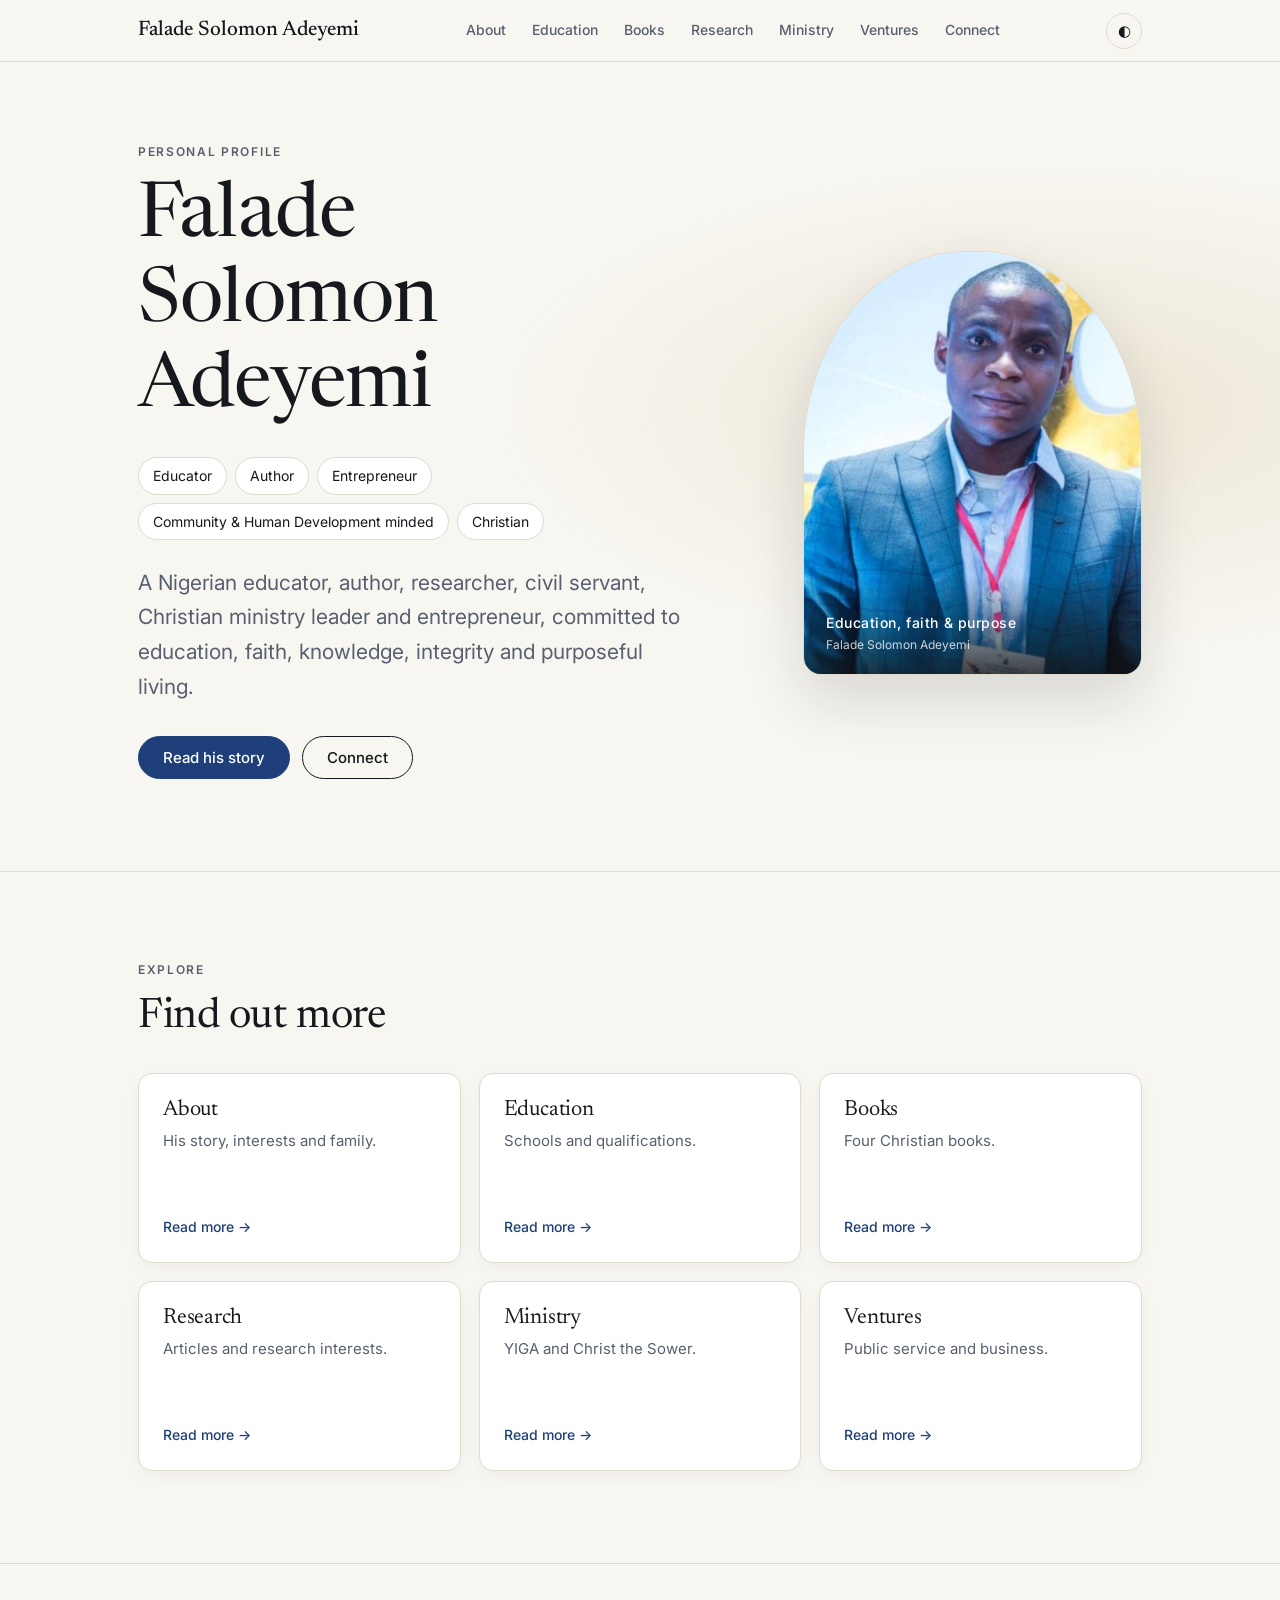
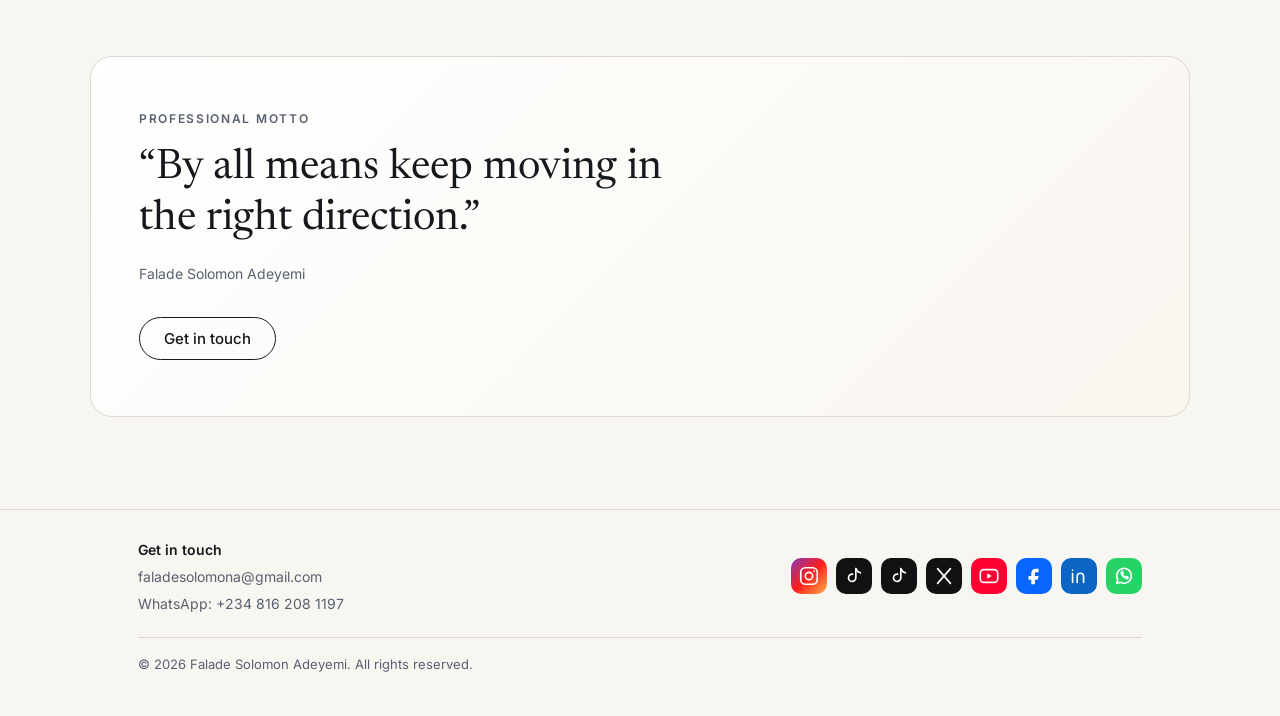
<file: falade-website/index.html>
<!DOCTYPE html>
<html lang="en">
<head>
<meta charset="UTF-8">
<meta name="viewport" content="width=device-width, initial-scale=1, viewport-fit=cover">
<title>Falade Solomon Adeyemi | Educator, Author &amp; Entrepreneur</title>
<meta name="description" content="Falade Solomon Adeyemi is a Nigerian educator, author, researcher, civil servant, Christian ministry leader and entrepreneur.">
<meta property="og:title" content="Falade Solomon Adeyemi | Educator, Author &amp; Entrepreneur">
<meta property="og:description" content="Falade Solomon Adeyemi is a Nigerian educator, author, researcher, civil servant, Christian ministry leader and entrepreneur.">
<script type="application/ld+json">{"@context":"https://schema.org","@type":"Person","name":"Falade Solomon Adeyemi","jobTitle":"Educator, Author and Entrepreneur","email":"faladesolomona@gmail.com","telephone":"+2348162081197","nationality":"Nigerian","alumniOf":["Government College, Ibadan","The Polytechnic, Ibadan","Tai Solarin Federal University of Education"],"sameAs":["https://www.instagram.com/f.a_solomon","https://www.tiktok.com/@f.asolomon_cts","https://x.com/Solomon201","https://wa.me/2348162081197"]}</script>
<link rel="preconnect" href="https://fonts.googleapis.com">
<link rel="preconnect" href="https://fonts.gstatic.com" crossorigin>
<link href="https://fonts.googleapis.com/css2?family=Inter:wght@400;500;600&family=Newsreader:ital,opsz,wght@0,6..72,400;0,6..72,500;1,6..72,400&display=swap" rel="stylesheet">
<link rel="stylesheet" href="css/styles.css">
<script>document.documentElement.classList.add('js');try{var t=localStorage.getItem('theme');if(t)document.documentElement.setAttribute('data-theme',t)}catch(e){}</script>
</head>
<body data-page="index">
<a class="skip" href="#main">Skip to content</a>
<div id="site-header"></div>
<main id="main">
<section class="hero home-hero" id="top">
  <div class="wrap hero-grid">
    <div>
      <p class="eyebrow reveal">Personal profile</p>
      <h1 class="reveal">Falade Solomon Adeyemi</h1>
      <ul class="roles reveal" aria-label="Roles">
        <li>Educator</li><li>Author</li><li>Entrepreneur</li><li>Community &amp; Human Development minded</li><li>Christian</li>
      </ul>
      <p class="lede reveal">A Nigerian educator, author, researcher, civil servant, Christian ministry leader and entrepreneur, committed to education, faith, knowledge, integrity and purposeful living.</p>
      <div class="cta reveal"><a class="btn primary" href="pages/about.html">Read his story</a><a class="btn" href="pages/connect.html">Connect</a></div>
    </div>
    <figure class="portrait reveal">
      <img src="project.jpeg" alt="Falade Solomon Adeyemi" fetchpriority="high">
      <figcaption><span>Education, faith &amp; purpose</span><small>Falade Solomon Adeyemi</small></figcaption>
    </figure>
  </div>
</section>
<section aria-labelledby="explore-h"><div class="wrap">
  <p class="eyebrow">Explore</p>
  <h2 id="explore-h" class="reveal">Find out more</h2>
  <div class="grid c3 reveal home-cards">
    <a class="card" href="pages/about.html"><h3>About</h3><p class="muted">His story, interests and family.</p><span class="go">Read more &rarr;</span></a>
    <a class="card" href="pages/education.html"><h3>Education</h3><p class="muted">Schools and qualifications.</p><span class="go">Read more &rarr;</span></a>
    <a class="card" href="pages/books.html"><h3>Books</h3><p class="muted">Four Christian books.</p><span class="go">Read more &rarr;</span></a>
    <a class="card" href="pages/research.html"><h3>Research</h3><p class="muted">Articles and research interests.</p><span class="go">Read more &rarr;</span></a>
    <a class="card" href="pages/ministry.html"><h3>Ministry</h3><p class="muted">YIGA and Christ the Sower.</p><span class="go">Read more &rarr;</span></a>
    <a class="card" href="pages/ventures.html"><h3>Ventures</h3><p class="muted">Public service and business.</p><span class="go">Read more &rarr;</span></a>
  </div>
</div></section>
<section class="home-motto" aria-label="Professional motto"><div class="wrap reveal">
  <p class="eyebrow">Professional motto</p>
  <blockquote><p>“By all means keep moving in the right direction.”</p><footer>Falade Solomon Adeyemi</footer></blockquote>
  <div class="cta"><a class="btn" href="pages/connect.html">Get in touch</a></div>
</div></section>
</main>
<div id="site-footer"></div>
<script src="js/site.js"></script>
</body>
</html>
</file>
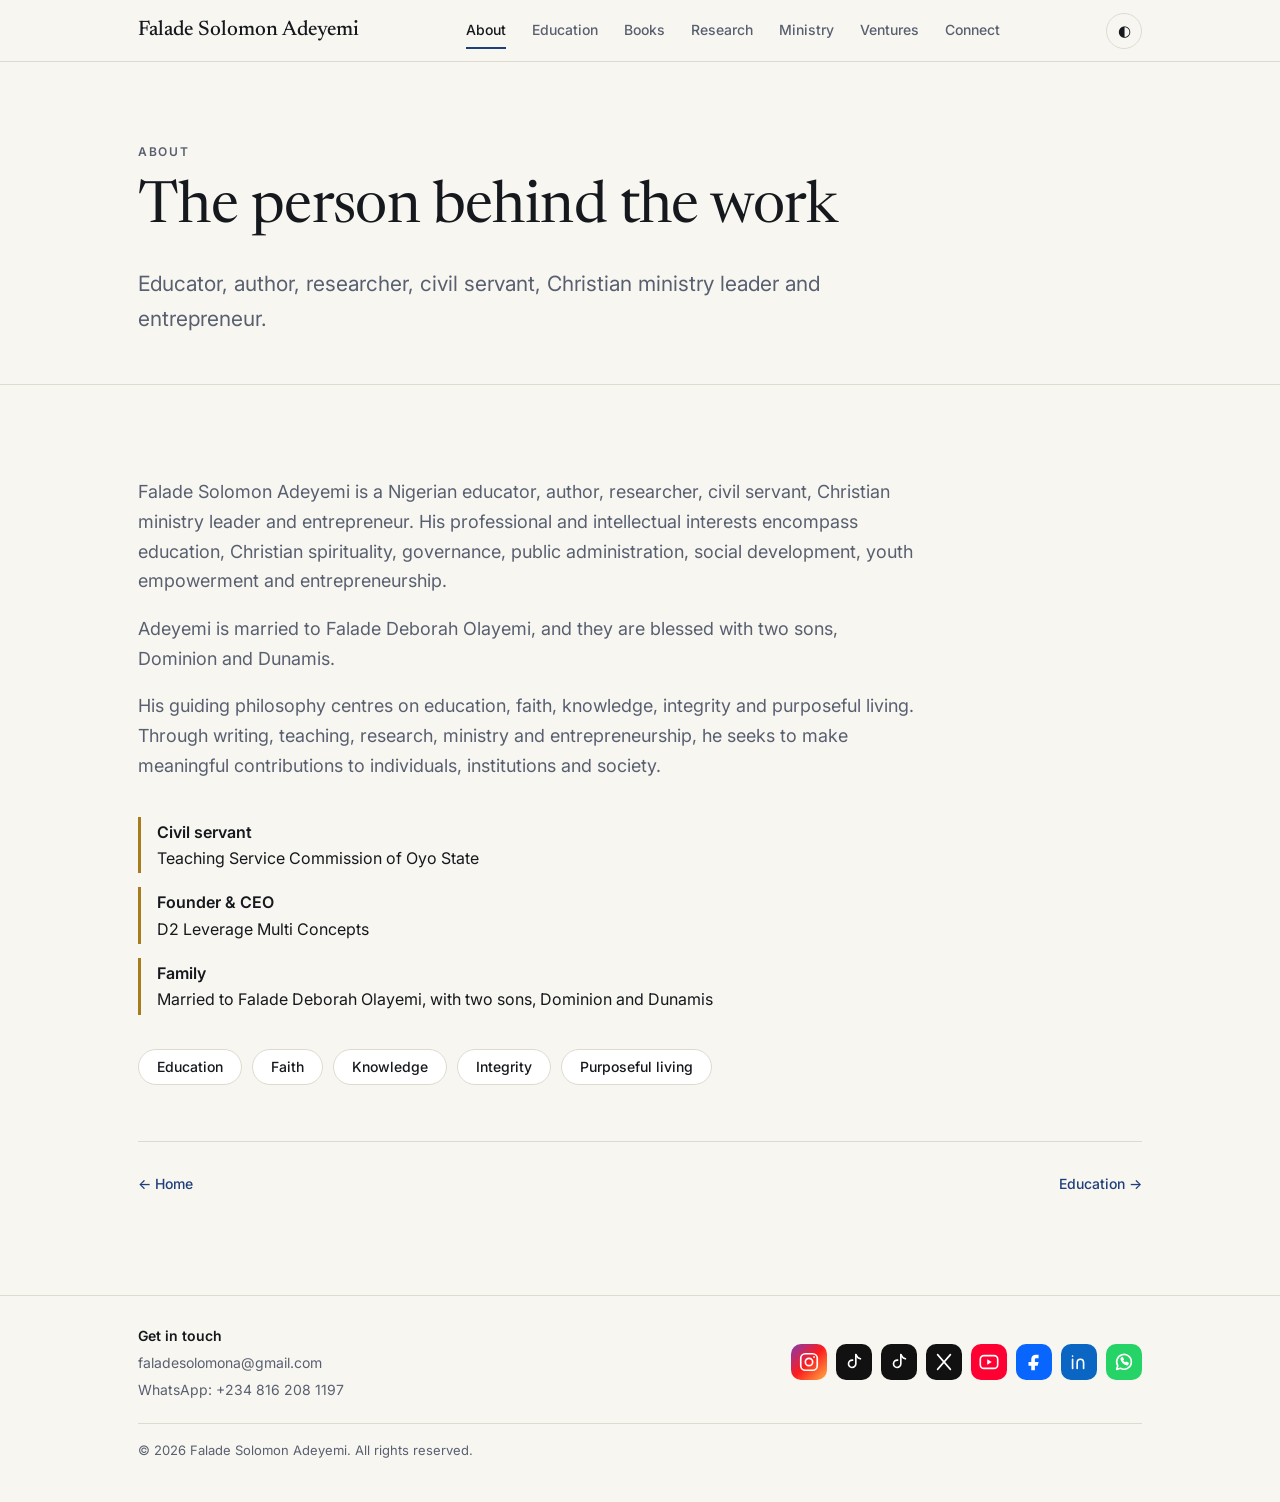
<file: falade-website/pages/about.html>
<!DOCTYPE html>
<html lang="en">
<head>
<meta charset="UTF-8">
<meta name="viewport" content="width=device-width, initial-scale=1, viewport-fit=cover">
<title>About | Falade Solomon Adeyemi</title>
<meta name="description" content="The story, interests and guiding philosophy of Falade Solomon Adeyemi.">
<meta property="og:title" content="About | Falade Solomon Adeyemi">
<meta property="og:description" content="The story, interests and guiding philosophy of Falade Solomon Adeyemi.">
<link rel="preconnect" href="https://fonts.googleapis.com">
<link rel="preconnect" href="https://fonts.gstatic.com" crossorigin>
<link href="https://fonts.googleapis.com/css2?family=Inter:wght@400;500;600&family=Newsreader:ital,opsz,wght@0,6..72,400;0,6..72,500;1,6..72,400&display=swap" rel="stylesheet">
<link rel="stylesheet" href="../css/styles.css">
<script>document.documentElement.classList.add('js');try{var t=localStorage.getItem('theme');if(t)document.documentElement.setAttribute('data-theme',t)}catch(e){}</script>
</head>
<body data-page="about">
<a class="skip" href="#main">Skip to content</a>
<div id="site-header"></div>
<main id="main">
<section class="hero pagehead"><div class="wrap">
  <p class="eyebrow reveal">About</p>
  <h1 class="reveal">The person behind the work</h1>
  <p class="lede reveal">Educator, author, researcher, civil servant, Christian ministry leader and entrepreneur.</p>
</div></section>
<section><div class="wrap">
<div class="prose narrow reveal">
  <p>Falade Solomon Adeyemi is a Nigerian educator, author, researcher, civil servant, Christian ministry leader and entrepreneur. His professional and intellectual interests encompass education, Christian spirituality, governance, public administration, social development, youth empowerment and entrepreneurship.</p>
  <p>Adeyemi is married to Falade Deborah Olayemi, and they are blessed with two sons, Dominion and Dunamis.</p>
  <p>His guiding philosophy centres on education, faith, knowledge, integrity and purposeful living. Through writing, teaching, research, ministry and entrepreneurship, he seeks to make meaningful contributions to individuals, institutions and society.</p>
</div>
<ul class="facts reveal" style="margin-top:36px">
  <li><b>Civil servant</b>Teaching Service Commission of Oyo State</li>
  <li><b>Founder &amp; CEO</b>D2 Leverage Multi Concepts</li>
  <li><b>Family</b>Married to Falade Deborah Olayemi, with two sons, Dominion and Dunamis</li>
</ul>
<ul class="philosophy reveal" aria-label="Guiding philosophy"><li>Education</li><li>Faith</li><li>Knowledge</li><li>Integrity</li><li>Purposeful living</li></ul>
<nav class="pager reveal" aria-label="More pages"><a href="../index.html">&larr; Home</a><a href="education.html">Education &rarr;</a></nav>
</div></section>
</main>
<div id="site-footer"></div>
<script src="../js/site.js"></script>
</body>
</html>
</file>
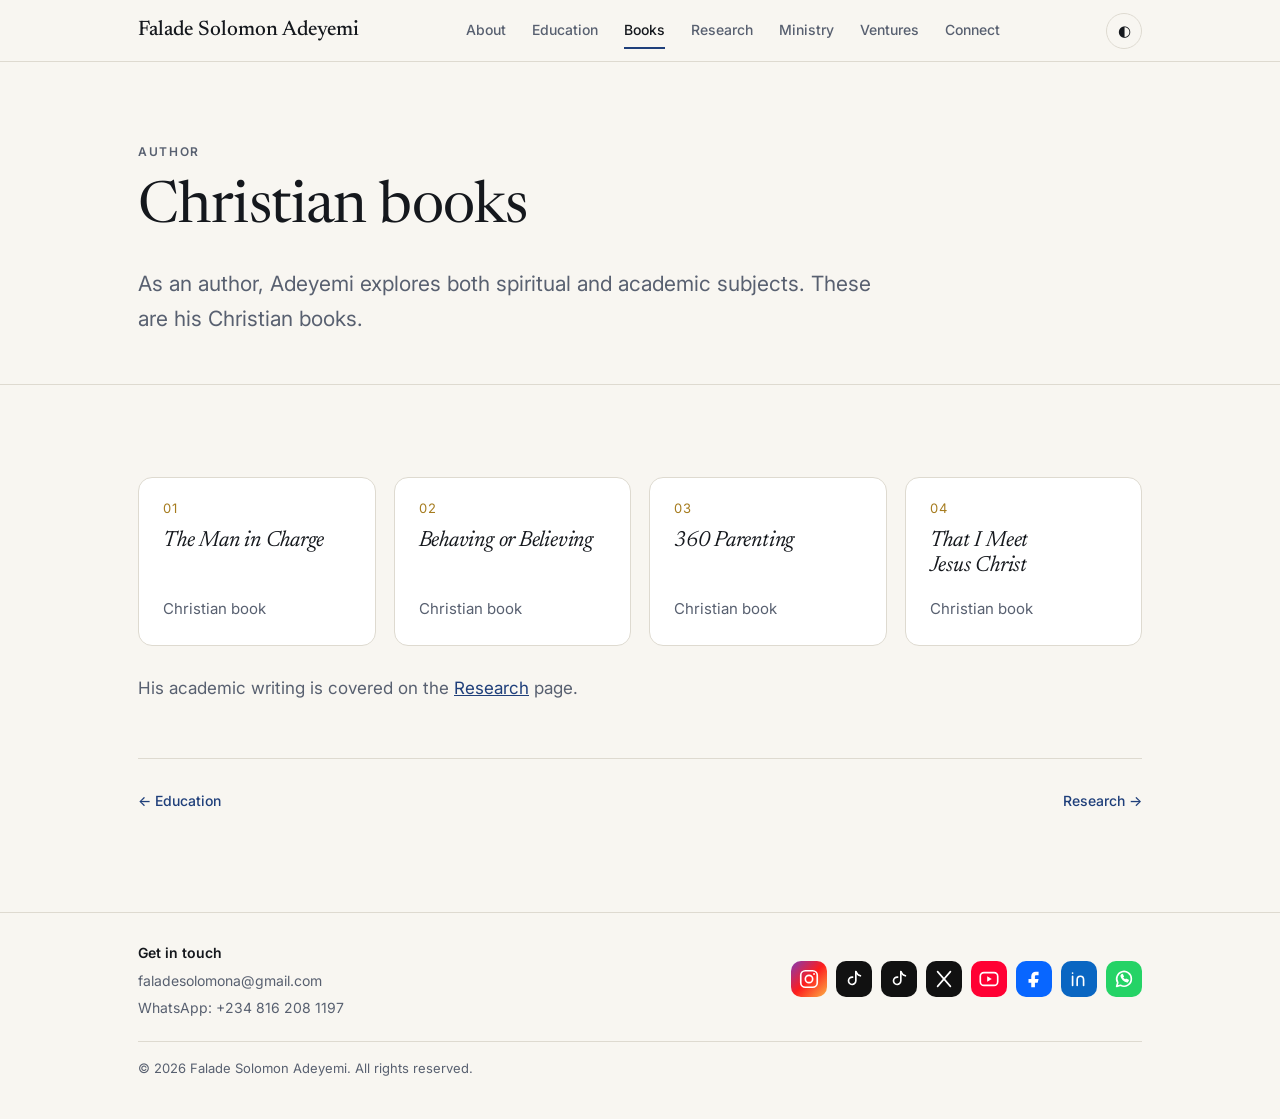
<file: falade-website/pages/books.html>
<!DOCTYPE html>
<html lang="en">
<head>
<meta charset="UTF-8">
<meta name="viewport" content="width=device-width, initial-scale=1, viewport-fit=cover">
<title>Books | Falade Solomon Adeyemi</title>
<meta name="description" content="Christian books by Falade Solomon Adeyemi: The Man in Charge, Behaving or Believing, 360 Parenting and That I Meet Jesus Christ.">
<meta property="og:title" content="Books | Falade Solomon Adeyemi">
<meta property="og:description" content="Christian books by Falade Solomon Adeyemi: The Man in Charge, Behaving or Believing, 360 Parenting and That I Meet Jesus Christ.">
<link rel="preconnect" href="https://fonts.googleapis.com">
<link rel="preconnect" href="https://fonts.gstatic.com" crossorigin>
<link href="https://fonts.googleapis.com/css2?family=Inter:wght@400;500;600&family=Newsreader:ital,opsz,wght@0,6..72,400;0,6..72,500;1,6..72,400&display=swap" rel="stylesheet">
<link rel="stylesheet" href="../css/styles.css">
<script>document.documentElement.classList.add('js');try{var t=localStorage.getItem('theme');if(t)document.documentElement.setAttribute('data-theme',t)}catch(e){}</script>
</head>
<body data-page="books">
<a class="skip" href="#main">Skip to content</a>
<div id="site-header"></div>
<main id="main">
<section class="hero pagehead"><div class="wrap">
  <p class="eyebrow reveal">Author</p>
  <h1 class="reveal">Christian books</h1>
  <p class="lede reveal">As an author, Adeyemi explores both spiritual and academic subjects. These are his Christian books.</p>
</div></section>
<section><div class="wrap">
<div class="grid c4 reveal">
  <article class="card book"><span class="n">01</span><h3>The Man in Charge</h3><p>Christian book</p></article>
  <article class="card book"><span class="n">02</span><h3>Behaving or Believing</h3><p>Christian book</p></article>
  <article class="card book"><span class="n">03</span><h3>360 Parenting</h3><p>Christian book</p></article>
  <article class="card book"><span class="n">04</span><h3>That I Meet Jesus Christ</h3><p>Christian book</p></article>
</div>
<p class="muted reveal" style="margin-top:28px">His academic writing is covered on the <a href="research.html" style="color:var(--accent)">Research</a> page.</p>
<nav class="pager reveal" aria-label="More pages"><a href="education.html">&larr; Education</a><a href="research.html">Research &rarr;</a></nav>
</div></section>
</main>
<div id="site-footer"></div>
<script src="../js/site.js"></script>
</body>
</html>
</file>
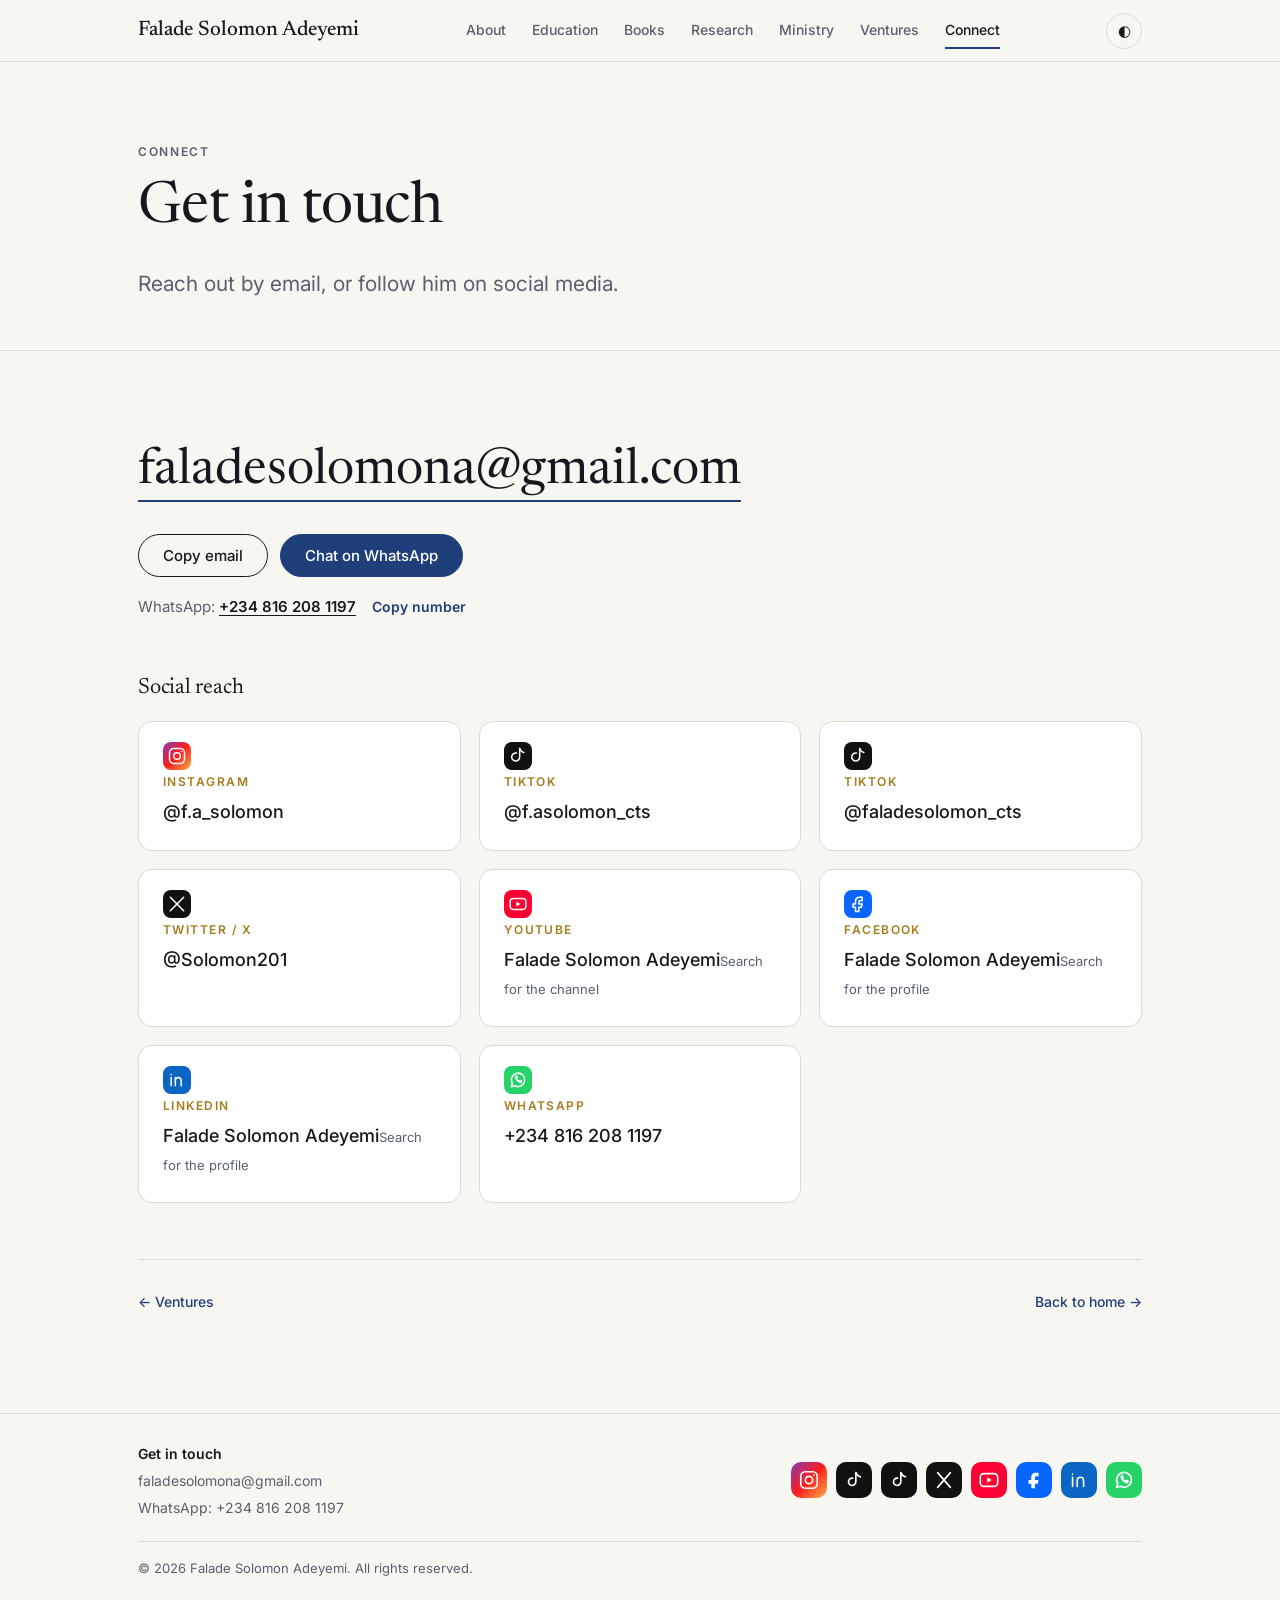
<file: falade-website/pages/connect.html>
<!DOCTYPE html>
<html lang="en">
<head>
<meta charset="UTF-8">
<meta name="viewport" content="width=device-width, initial-scale=1, viewport-fit=cover">
<title>Connect | Falade Solomon Adeyemi</title>
<meta name="description" content="Email and social media links for Falade Solomon Adeyemi.">
<meta property="og:title" content="Connect | Falade Solomon Adeyemi">
<meta property="og:description" content="Email and social media links for Falade Solomon Adeyemi.">
<link rel="preconnect" href="https://fonts.googleapis.com">
<link rel="preconnect" href="https://fonts.gstatic.com" crossorigin>
<link href="https://fonts.googleapis.com/css2?family=Inter:wght@400;500;600&family=Newsreader:ital,opsz,wght@0,6..72,400;0,6..72,500;1,6..72,400&display=swap" rel="stylesheet">
<link rel="stylesheet" href="../css/styles.css">
<script>document.documentElement.classList.add('js');try{var t=localStorage.getItem('theme');if(t)document.documentElement.setAttribute('data-theme',t)}catch(e){}</script>
</head>
<body data-page="connect">
<a class="skip" href="#main">Skip to content</a>
<div id="site-header"></div>
<main id="main">
<section class="hero pagehead"><div class="wrap">
  <p class="eyebrow reveal">Connect</p>
  <h1 class="reveal">Get in touch</h1>
  <p class="lede reveal">Reach out by email, or follow him on social media.</p>
</div></section>
<section><div class="wrap">
<div class="reveal">
  <a class="mail" id="mail" href="mailto:faladesolomona@gmail.com">faladesolomona@gmail.com</a>
  <div class="cta"><button class="btn" id="copy" type="button">Copy email</button><a class="btn primary" href="https://wa.me/2348162081197" target="_blank" rel="noopener noreferrer" aria-label="Chat with Falade Solomon Adeyemi on WhatsApp">Chat on WhatsApp</a></div>
  <p class="phone-line">WhatsApp: <a id="phone" href="https://wa.me/2348162081197" target="_blank" rel="noopener noreferrer">+234 816 208 1197</a> <button class="copy-link" id="copy-phone" type="button" aria-label="Copy WhatsApp number">Copy number</button></p>
</div>
<h3 class="reveal" style="margin:56px 0 20px">Social reach</h3>
<div class="grid c3 reach reveal">
  <a class="card" href="https://www.instagram.com/f.a_solomon" target="_blank" rel="noopener noreferrer" aria-label="Follow Falade Solomon Adeyemi on Instagram">
    <svg class="social-icon instagram" viewBox="0 0 24 24" aria-hidden="true"><rect x="3" y="3" width="18" height="18" rx="5"/><circle cx="12" cy="12" r="4"/><circle cx="17.4" cy="6.6" r="1" class="social-icon-fill"/></svg><span class="p">Instagram</span><span class="h">@f.a_solomon</span>
  </a>
  <a class="card" href="https://www.tiktok.com/@f.asolomon_cts" target="_blank" rel="noopener noreferrer" aria-label="Follow Falade Solomon Adeyemi on TikTok">
    <svg class="social-icon tiktok" viewBox="0 0 24 24" aria-hidden="true"><path d="M14 3v10.2a4.8 4.8 0 1 1-4-4.73"/><path d="M14 3c1 2.6 2.7 4.1 5 4.7"/></svg><span class="p">TikTok</span><span class="h">@f.asolomon_cts</span>
  </a>
  <a class="card" href="https://www.tiktok.com/@faladesolomon_cts" target="_blank" rel="noopener noreferrer" aria-label="Follow Falade Solomon Adeyemi on TikTok">
    <svg class="social-icon tiktok" viewBox="0 0 24 24" aria-hidden="true"><path d="M14 3v10.2a4.8 4.8 0 1 1-4-4.73"/><path d="M14 3c1 2.6 2.7 4.1 5 4.7"/></svg><span class="p">TikTok</span><span class="h">@faladesolomon_cts</span>
  </a>
  <a class="card" href="https://x.com/Solomon201" target="_blank" rel="noopener noreferrer" aria-label="Follow Falade Solomon Adeyemi on X">
    <svg class="social-icon x" viewBox="0 0 24 24" aria-hidden="true"><path d="M4 4l16 16M20 4L4 20"/></svg><span class="p">Twitter / X</span><span class="h">@Solomon201</span>
  </a>
  <a class="card" href="https://www.youtube.com/results?search_query=Falade+Solomon+Adeyemi" target="_blank" rel="noopener noreferrer" aria-label="Search YouTube for Falade Solomon Adeyemi">
    <svg class="social-icon youtube" viewBox="0 0 24 24" aria-hidden="true"><rect x="2.5" y="5.5" width="19" height="13" rx="4"/><path d="M10 9l5 3-5 3z" class="social-icon-fill"/></svg><span class="p">YouTube</span><span class="h">Falade Solomon Adeyemi</span><span class="s">Search for the channel</span>
  </a>
  <a class="card" href="https://www.facebook.com/search/top?q=Falade%20Solomon%20Adeyemi" target="_blank" rel="noopener noreferrer" aria-label="Search Facebook for Falade Solomon Adeyemi">
    <svg class="social-icon facebook" viewBox="0 0 24 24" aria-hidden="true"><path d="M14 8h3V4h-3c-3 0-5 2-5 5v3H6v4h3v5h4v-5h3l1-4h-4V9c0-.6.4-1 1-1z"/></svg><span class="p">Facebook</span><span class="h">Falade Solomon Adeyemi</span><span class="s">Search for the profile</span>
  </a>
  <a class="card" href="https://www.linkedin.com/search/results/people/?keywords=Falade%20Solomon%20Adeyemi" target="_blank" rel="noopener noreferrer" aria-label="Search LinkedIn for Falade Solomon Adeyemi">
    <svg class="social-icon linkedin" viewBox="0 0 24 24" aria-hidden="true"><path d="M5 9v10M5 5.5v.1M10 19v-6c0-2.2 1.3-4 3.5-4S17 11 17 13v6M10 9v10"/></svg><span class="p">LinkedIn</span><span class="h">Falade Solomon Adeyemi</span><span class="s">Search for the profile</span>
  </a>
  <a class="card" href="https://wa.me/2348162081197" target="_blank" rel="noopener noreferrer" aria-label="Chat with Falade Solomon Adeyemi on WhatsApp">
    <svg class="social-icon whatsapp" viewBox="0 0 24 24" aria-hidden="true"><path d="M20 11.7A8 8 0 0 1 8.2 18.9L4 20l1.2-4A8 8 0 1 1 20 11.7z"/><path d="M9 8.5c.4 3 3.5 6 6.5 6.5l1-1.5-2.2-1-.8 1c-1.5-.6-2.8-1.9-3.4-3.4l1-.8-1-2.2z"/></svg><span class="p">WhatsApp</span><span class="h">+234 816 208 1197</span>
  </a>
</div>
<nav class="pager reveal" aria-label="More pages"><a href="ventures.html">&larr; Ventures</a><a href="../index.html">Back to home &rarr;</a></nav>
</div></section>
</main>
<div id="site-footer"></div>
<script src="../js/site.js"></script>
</body>
</html>
</file>
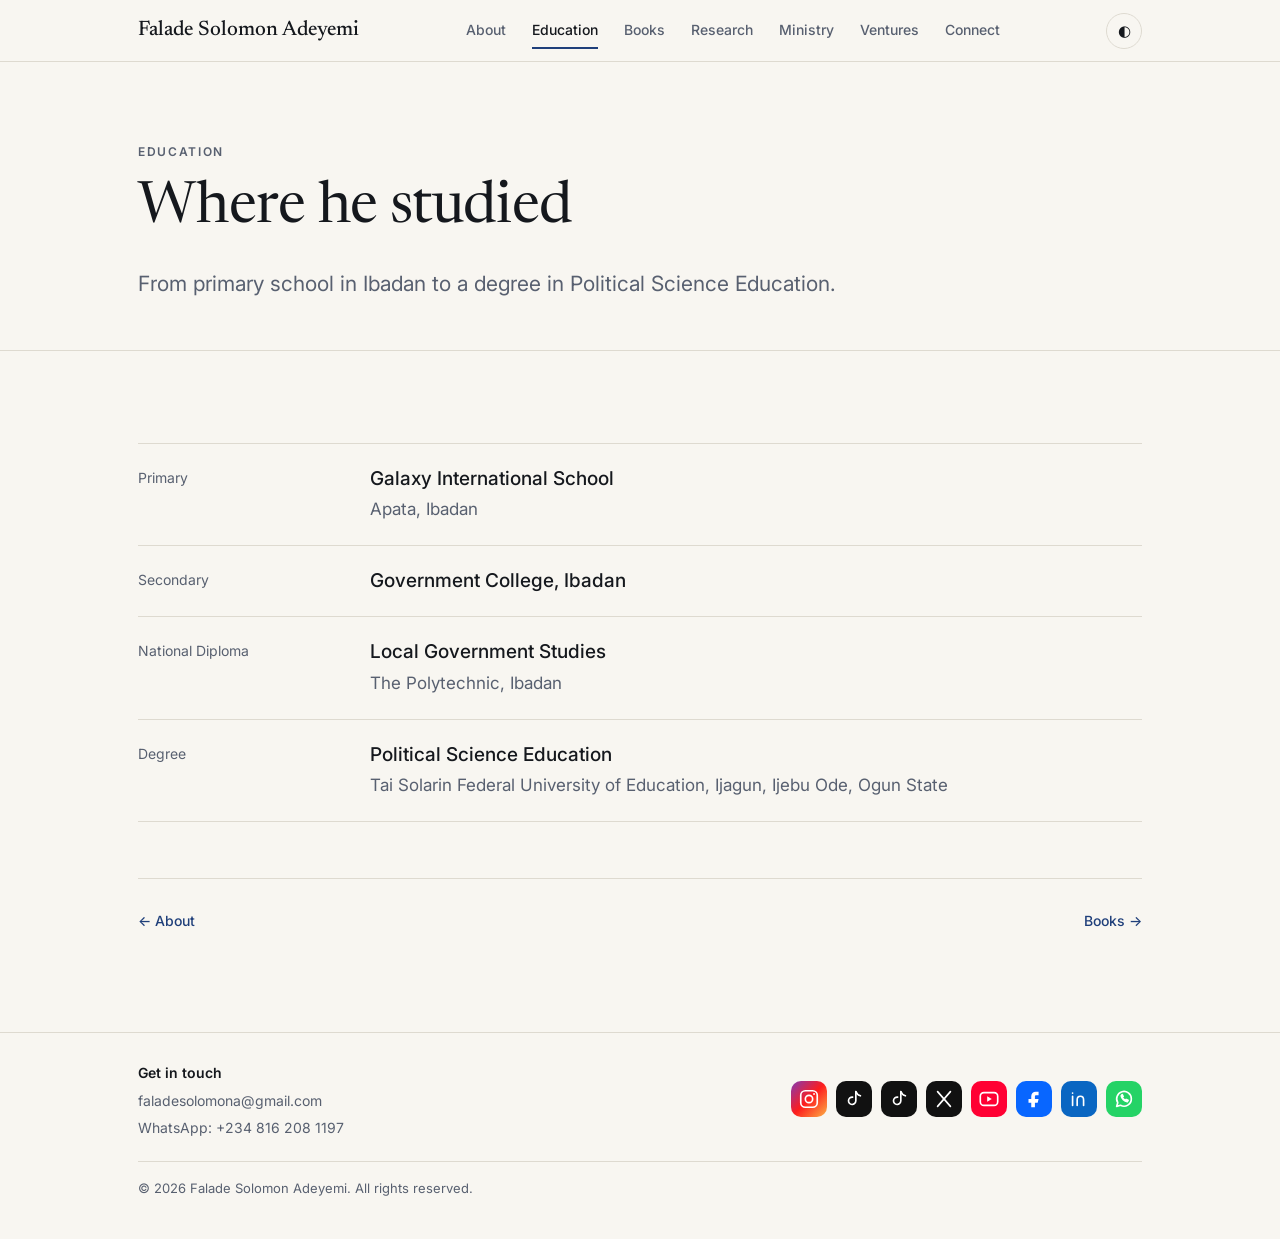
<file: falade-website/pages/education.html>
<!DOCTYPE html>
<html lang="en">
<head>
<meta charset="UTF-8">
<meta name="viewport" content="width=device-width, initial-scale=1, viewport-fit=cover">
<title>Education | Falade Solomon Adeyemi</title>
<meta name="description" content="Schools and qualifications of Falade Solomon Adeyemi, from Galaxy International School to Tai Solarin Federal University of Education.">
<meta property="og:title" content="Education | Falade Solomon Adeyemi">
<meta property="og:description" content="Schools and qualifications of Falade Solomon Adeyemi, from Galaxy International School to Tai Solarin Federal University of Education.">
<link rel="preconnect" href="https://fonts.googleapis.com">
<link rel="preconnect" href="https://fonts.gstatic.com" crossorigin>
<link href="https://fonts.googleapis.com/css2?family=Inter:wght@400;500;600&family=Newsreader:ital,opsz,wght@0,6..72,400;0,6..72,500;1,6..72,400&display=swap" rel="stylesheet">
<link rel="stylesheet" href="../css/styles.css">
<script>document.documentElement.classList.add('js');try{var t=localStorage.getItem('theme');if(t)document.documentElement.setAttribute('data-theme',t)}catch(e){}</script>
</head>
<body data-page="education">
<a class="skip" href="#main">Skip to content</a>
<div id="site-header"></div>
<main id="main">
<section class="hero pagehead"><div class="wrap">
  <p class="eyebrow reveal">Education</p>
  <h1 class="reveal">Where he studied</h1>
  <p class="lede reveal">From primary school in Ibadan to a degree in Political Science Education.</p>
</div></section>
<section><div class="wrap">
<div class="reveal">
  <div class="row"><span class="k">Primary</span><div><h3>Galaxy International School</h3><p>Apata, Ibadan</p></div></div>
  <div class="row"><span class="k">Secondary</span><div><h3>Government College, Ibadan</h3></div></div>
  <div class="row"><span class="k">National Diploma</span><div><h3>Local Government Studies</h3><p>The Polytechnic, Ibadan</p></div></div>
  <div class="row"><span class="k">Degree</span><div><h3>Political Science Education</h3><p>Tai Solarin Federal University of Education, Ijagun, Ijebu Ode, Ogun State</p></div></div>
</div>
<nav class="pager reveal" aria-label="More pages"><a href="about.html">&larr; About</a><a href="books.html">Books &rarr;</a></nav>
</div></section>
</main>
<div id="site-footer"></div>
<script src="../js/site.js"></script>
</body>
</html>
</file>
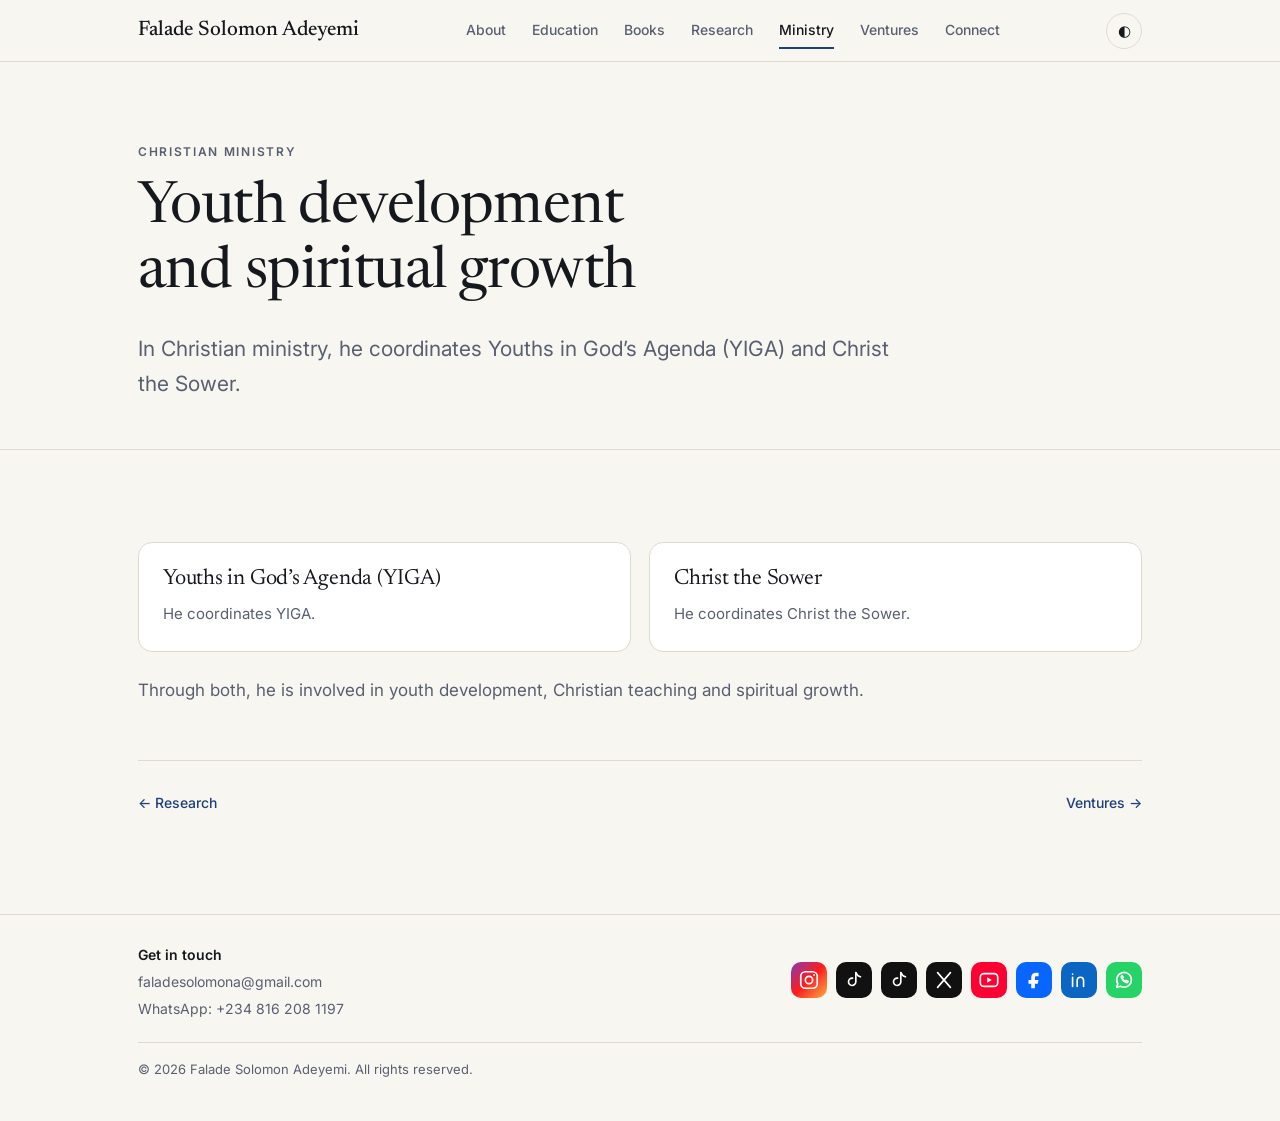
<file: falade-website/pages/ministry.html>
<!DOCTYPE html>
<html lang="en">
<head>
<meta charset="UTF-8">
<meta name="viewport" content="width=device-width, initial-scale=1, viewport-fit=cover">
<title>Christian Ministry | Falade Solomon Adeyemi</title>
<meta name="description" content="Falade Solomon Adeyemi coordinates Youths in God’s Agenda (YIGA) and Christ the Sower.">
<meta property="og:title" content="Christian Ministry | Falade Solomon Adeyemi">
<meta property="og:description" content="Falade Solomon Adeyemi coordinates Youths in God’s Agenda (YIGA) and Christ the Sower.">
<link rel="preconnect" href="https://fonts.googleapis.com">
<link rel="preconnect" href="https://fonts.gstatic.com" crossorigin>
<link href="https://fonts.googleapis.com/css2?family=Inter:wght@400;500;600&family=Newsreader:ital,opsz,wght@0,6..72,400;0,6..72,500;1,6..72,400&display=swap" rel="stylesheet">
<link rel="stylesheet" href="../css/styles.css">
<script>document.documentElement.classList.add('js');try{var t=localStorage.getItem('theme');if(t)document.documentElement.setAttribute('data-theme',t)}catch(e){}</script>
</head>
<body data-page="ministry">
<a class="skip" href="#main">Skip to content</a>
<div id="site-header"></div>
<main id="main">
<section class="hero pagehead"><div class="wrap">
  <p class="eyebrow reveal">Christian ministry</p>
  <h1 class="reveal">Youth development and spiritual growth</h1>
  <p class="lede reveal">In Christian ministry, he coordinates Youths in God’s Agenda (YIGA) and Christ the Sower.</p>
</div></section>
<section><div class="wrap">
<div class="grid c2 reveal">
  <article class="card"><h3>Youths in God’s Agenda (YIGA)</h3><p>He coordinates YIGA.</p></article>
  <article class="card"><h3>Christ the Sower</h3><p>He coordinates Christ the Sower.</p></article>
</div>
<p class="muted reveal" style="margin-top:24px">Through both, he is involved in youth development, Christian teaching and spiritual growth.</p>
<nav class="pager reveal" aria-label="More pages"><a href="research.html">&larr; Research</a><a href="ventures.html">Ventures &rarr;</a></nav>
</div></section>
</main>
<div id="site-footer"></div>
<script src="../js/site.js"></script>
</body>
</html>
</file>
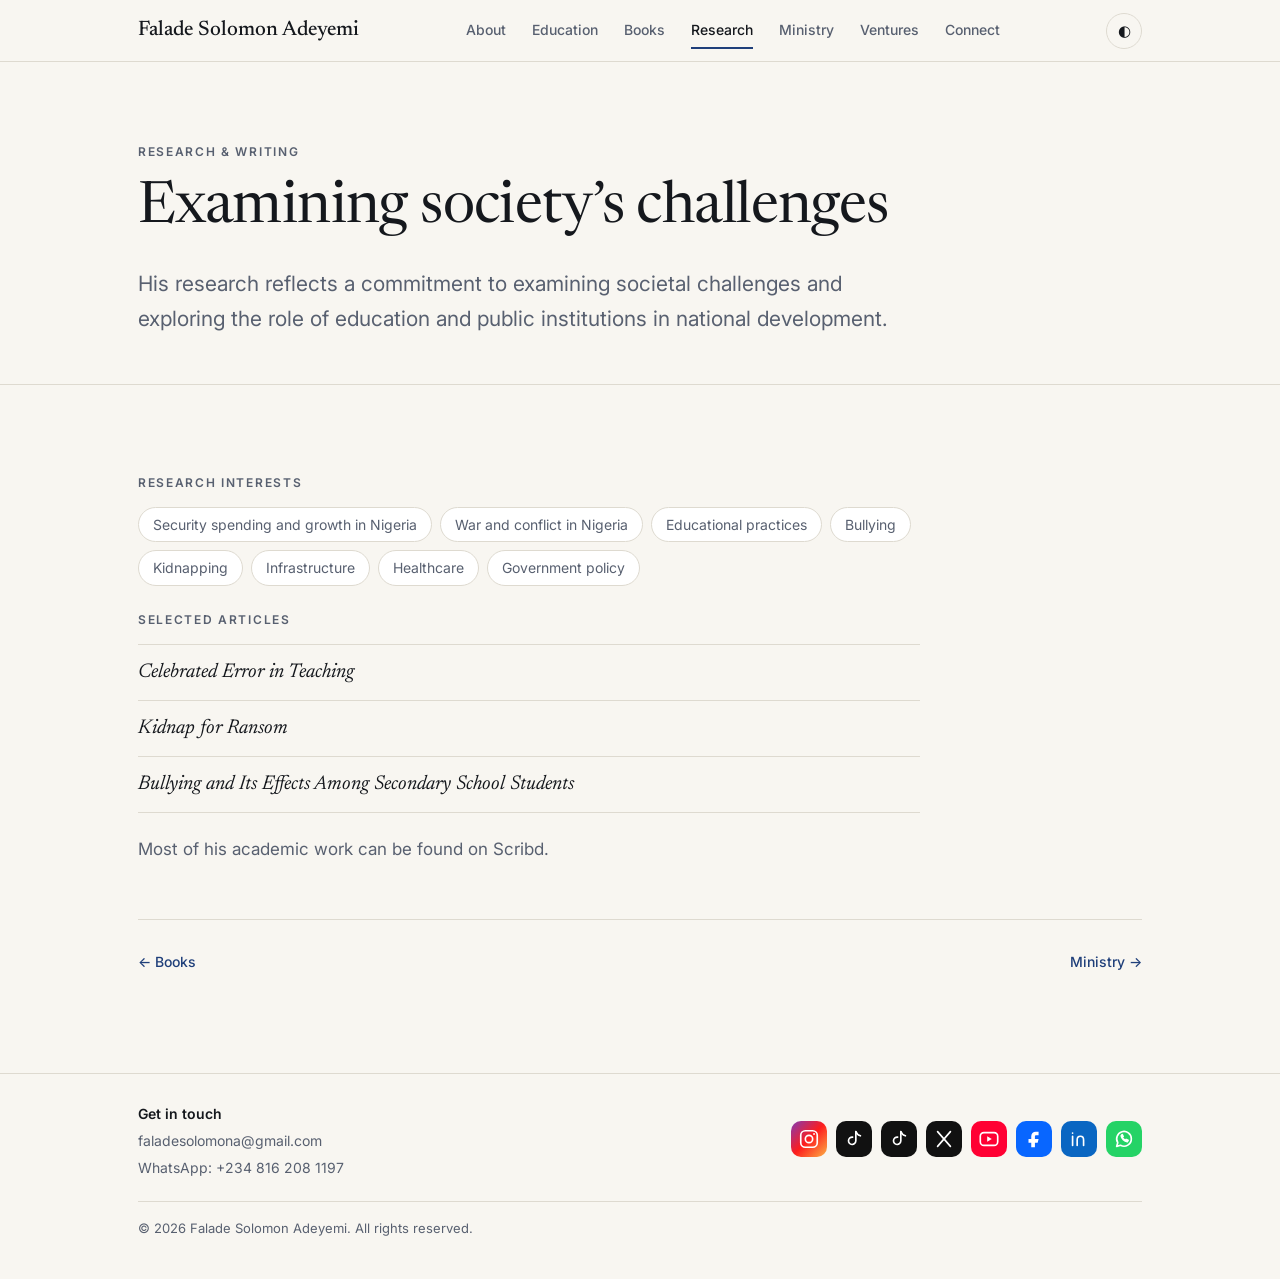
<file: falade-website/pages/research.html>
<!DOCTYPE html>
<html lang="en">
<head>
<meta charset="UTF-8">
<meta name="viewport" content="width=device-width, initial-scale=1, viewport-fit=cover">
<title>Research &amp; Writing | Falade Solomon Adeyemi</title>
<meta name="description" content="Research interests and articles on education, security, governance and society by Falade Solomon Adeyemi.">
<meta property="og:title" content="Research &amp; Writing | Falade Solomon Adeyemi">
<meta property="og:description" content="Research interests and articles on education, security, governance and society by Falade Solomon Adeyemi.">
<link rel="preconnect" href="https://fonts.googleapis.com">
<link rel="preconnect" href="https://fonts.gstatic.com" crossorigin>
<link href="https://fonts.googleapis.com/css2?family=Inter:wght@400;500;600&family=Newsreader:ital,opsz,wght@0,6..72,400;0,6..72,500;1,6..72,400&display=swap" rel="stylesheet">
<link rel="stylesheet" href="../css/styles.css">
<script>document.documentElement.classList.add('js');try{var t=localStorage.getItem('theme');if(t)document.documentElement.setAttribute('data-theme',t)}catch(e){}</script>
</head>
<body data-page="research">
<a class="skip" href="#main">Skip to content</a>
<div id="site-header"></div>
<main id="main">
<section class="hero pagehead"><div class="wrap">
  <p class="eyebrow reveal">Research &amp; writing</p>
  <h1 class="reveal">Examining society’s challenges</h1>
  <p class="lede reveal">His research reflects a commitment to examining societal challenges and exploring the role of education and public institutions in national development.</p>
</div></section>
<section><div class="wrap">
<div class="narrow reveal">
  <p class="eyebrow">Research interests</p>
  <ul class="tags" aria-label="Research interests">
    <li>Security spending and growth in Nigeria</li><li>War and conflict in Nigeria</li><li>Educational practices</li><li>Bullying</li><li>Kidnapping</li><li>Infrastructure</li><li>Healthcare</li><li>Government policy</li>
  </ul>
  <p class="eyebrow">Selected articles</p>
  <ul class="articles">
    <li>Celebrated Error in Teaching</li>
    <li>Kidnap for Ransom</li>
    <li>Bullying and Its Effects Among Secondary School Students</li>
  </ul>
  <p class="muted" style="margin-top:22px">Most of his academic work can be found on Scribd.</p>
</div>
<nav class="pager reveal" aria-label="More pages"><a href="books.html">&larr; Books</a><a href="ministry.html">Ministry &rarr;</a></nav>
</div></section>
</main>
<div id="site-footer"></div>
<script src="../js/site.js"></script>
</body>
</html>
</file>
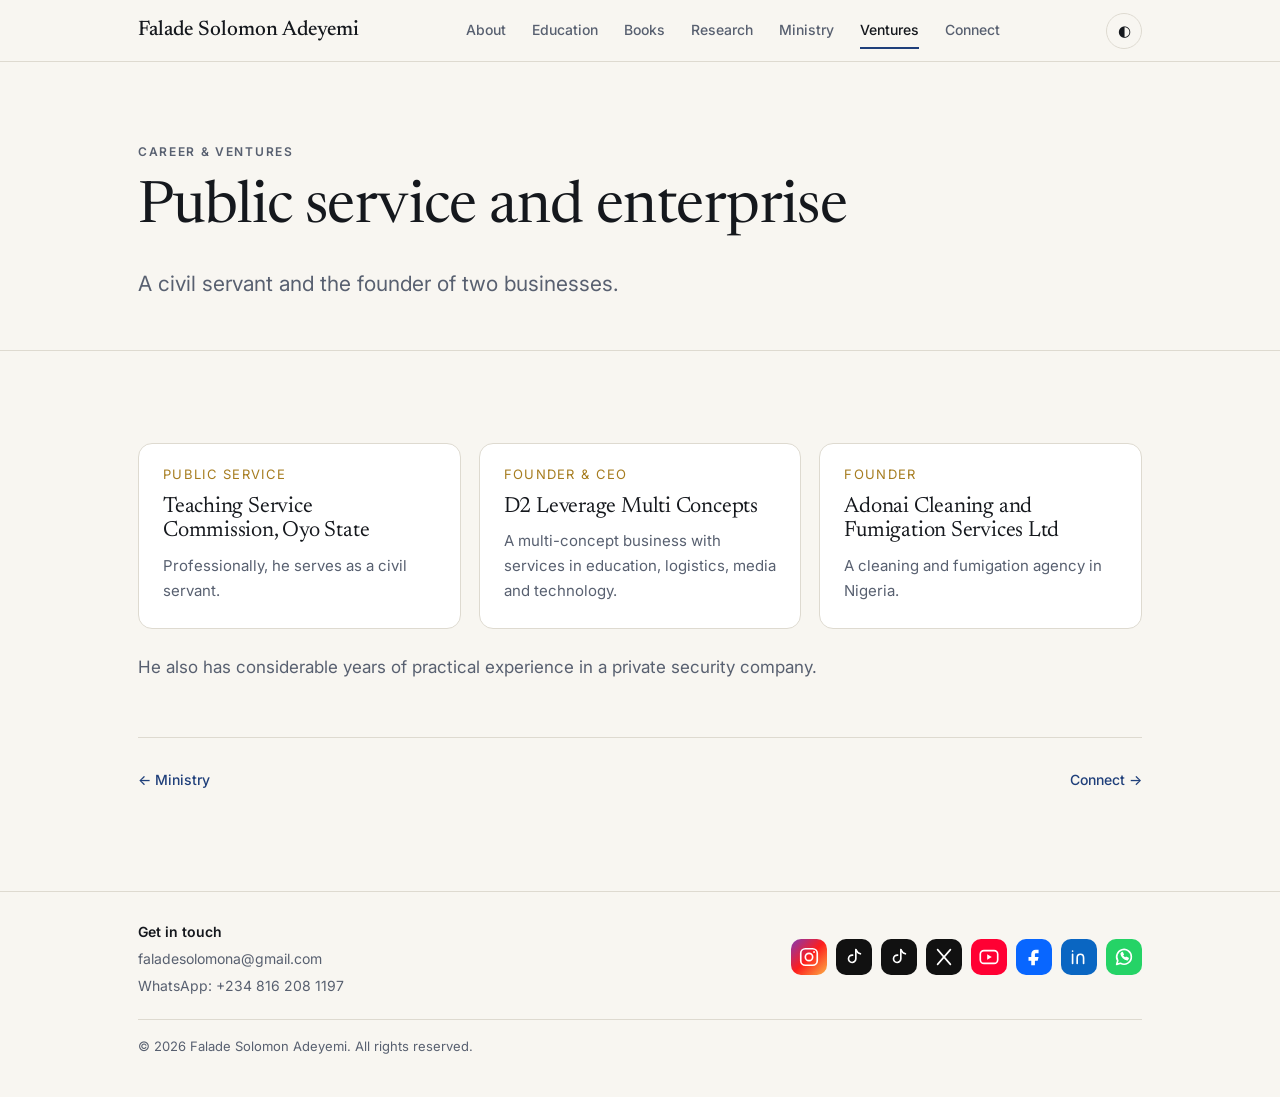
<file: falade-website/pages/ventures.html>
<!DOCTYPE html>
<html lang="en">
<head>
<meta charset="UTF-8">
<meta name="viewport" content="width=device-width, initial-scale=1, viewport-fit=cover">
<title>Career &amp; Ventures | Falade Solomon Adeyemi</title>
<meta name="description" content="Civil service, D2 Leverage Multi Concepts and Adonai Cleaning and Fumigation Services.">
<meta property="og:title" content="Career &amp; Ventures | Falade Solomon Adeyemi">
<meta property="og:description" content="Civil service, D2 Leverage Multi Concepts and Adonai Cleaning and Fumigation Services.">
<link rel="preconnect" href="https://fonts.googleapis.com">
<link rel="preconnect" href="https://fonts.gstatic.com" crossorigin>
<link href="https://fonts.googleapis.com/css2?family=Inter:wght@400;500;600&family=Newsreader:ital,opsz,wght@0,6..72,400;0,6..72,500;1,6..72,400&display=swap" rel="stylesheet">
<link rel="stylesheet" href="../css/styles.css">
<script>document.documentElement.classList.add('js');try{var t=localStorage.getItem('theme');if(t)document.documentElement.setAttribute('data-theme',t)}catch(e){}</script>
</head>
<body data-page="ventures">
<a class="skip" href="#main">Skip to content</a>
<div id="site-header"></div>
<main id="main">
<section class="hero pagehead"><div class="wrap">
  <p class="eyebrow reveal">Career &amp; ventures</p>
  <h1 class="reveal">Public service and enterprise</h1>
  <p class="lede reveal">A civil servant and the founder of two businesses.</p>
</div></section>
<section><div class="wrap">
<div class="grid c3 reveal">
  <article class="card"><span class="n">PUBLIC SERVICE</span><h3>Teaching Service Commission, Oyo State</h3><p>Professionally, he serves as a civil servant.</p></article>
  <article class="card"><span class="n">FOUNDER &amp; CEO</span><h3>D2 Leverage Multi Concepts</h3><p>A multi-concept business with services in education, logistics, media and technology.</p></article>
  <article class="card"><span class="n">FOUNDER</span><h3>Adonai Cleaning and Fumigation Services Ltd</h3><p>A cleaning and fumigation agency in Nigeria.</p></article>
</div>
<p class="muted reveal" style="margin-top:24px">He also has considerable years of practical experience in a private security company.</p>
<nav class="pager reveal" aria-label="More pages"><a href="ministry.html">&larr; Ministry</a><a href="connect.html">Connect &rarr;</a></nav>
</div></section>
</main>
<div id="site-footer"></div>
<script src="../js/site.js"></script>
</body>
</html>
</file>
<file: falade-website/css/styles.css>
:root{
  --bg:#f8f6f1; --surface:#ffffff; --ink:#15181d; --muted:#586070; --line:#dedad0; --accent:#1f3f7a; --accent-ink:#ffffff; --gold:#a67c1f;
  --serif:"Newsreader",Georgia,serif; --sans:"Inter",system-ui,sans-serif;
  box-sizing:border-box; padding-top:env(safe-area-inset-top,0px); padding-bottom:env(safe-area-inset-bottom,0px);
}
@media (prefers-color-scheme:dark){
  :root:not([data-theme="light"]){--bg:#0f1115;--surface:#171a20;--ink:#ecebe7;--muted:#9da4b0;--line:#2a2f38;--accent:#9db9f2;--accent-ink:#0f1115;--gold:#d9b25a}
}
:root[data-theme="dark"]{--bg:#0f1115;--surface:#171a20;--ink:#ecebe7;--muted:#9da4b0;--line:#2a2f38;--accent:#9db9f2;--accent-ink:#0f1115;--gold:#d9b25a}
*,*::before,*::after{box-sizing:inherit}
html{scroll-behavior:smooth;scroll-padding-top:calc(env(safe-area-inset-top,0px) + 120px)}
body{margin:0;background:var(--bg);color:var(--ink);font:400 17px/1.65 var(--sans);-webkit-font-smoothing:antialiased}
body::before{content:"";position:fixed;inset:0 0 auto;height:env(safe-area-inset-top,0px);background:var(--bg);z-index:10}
a{color:inherit}
:focus-visible{outline:2px solid var(--accent);outline-offset:3px;border-radius:4px}
.wrap{max-width:1100px;margin:0 auto;padding:0 clamp(20px,5vw,48px)}
.skip{position:absolute;left:-999px;top:8px;background:var(--accent);color:var(--accent-ink);padding:8px 14px;border-radius:8px;z-index:30}
.skip:focus{left:12px}

#site-header{position:sticky;top:env(safe-area-inset-top,0px);z-index:20}
header{background:color-mix(in srgb,var(--bg) 92%,transparent);backdrop-filter:blur(10px);border-bottom:1px solid var(--line)}
.bar{display:flex;align-items:center;justify-content:space-between;flex-wrap:wrap;gap:6px 24px;padding-top:12px;padding-bottom:12px}
.brand{font:500 21px/1 var(--serif);text-decoration:none}
nav{display:flex;align-items:center;gap:clamp(12px,2.2vw,26px);font-size:14px;font-weight:500}
nav a{text-decoration:none;color:var(--muted);padding:6px 0;border-bottom:2px solid transparent;white-space:nowrap}
nav a:hover{color:var(--ink)} nav a[aria-current="page"]{color:var(--ink);border-color:var(--accent)}
.bar-actions{display:flex;align-items:center;gap:8px}
.menu-toggle{display:none;align-items:center;justify-content:center;width:40px;height:40px;border:1px solid var(--line);border-radius:50%;background:none;color:var(--ink);cursor:pointer}
.menu-icon{display:grid;gap:5px;width:18px}
.menu-icon span{height:2px;width:100%;border-radius:2px;background:currentColor;transition:transform .2s,opacity .2s}
.menu-toggle[aria-expanded="true"] .menu-icon span:first-child{transform:translateY(7px) rotate(45deg)}
.menu-toggle[aria-expanded="true"] .menu-icon span:nth-child(2){opacity:0}
.menu-toggle[aria-expanded="true"] .menu-icon span:last-child{transform:translateY(-7px) rotate(-45deg)}
.icon-btn{background:none;border:1px solid var(--line);color:var(--ink);width:36px;height:36px;border-radius:50%;cursor:pointer;font-size:15px}
.icon-btn:hover{border-color:var(--ink)}
@media (max-width:900px){
  .menu-toggle{display:inline-flex}
  .bar nav{display:none;order:3;width:100%;flex-direction:column;align-items:stretch;gap:0}
  .bar nav.is-open{display:flex}
  .bar nav a{padding:10px 0;border-bottom:1px solid var(--line)}
}

section{padding:clamp(52px,8vw,92px) 0;border-top:1px solid var(--line)}
section.hero{border-top:0;padding-top:clamp(40px,7vw,84px)}
.eyebrow{font:600 12px/1 var(--sans);letter-spacing:.14em;text-transform:uppercase;color:var(--muted);margin:0 0 18px}
h1,h2,h3{font-family:var(--serif);font-weight:400;line-height:1.12;margin:0;letter-spacing:-.01em;text-wrap:balance}
h1{font-size:clamp(40px,6.6vw,76px)}
h2{font-size:clamp(28px,4vw,42px);margin-bottom:32px}
h3{font-size:22px}
p{margin:0 0 18px}
.muted{color:var(--muted)}
.hero-grid{display:grid;gap:40px;align-items:center}
@media (min-width:860px){.hero-grid{grid-template-columns:1.5fr 1fr}}
.home-hero{position:relative;isolation:isolate;overflow:hidden;background:radial-gradient(ellipse at 82% 43%,color-mix(in srgb,var(--gold) 13%,transparent),transparent 38%)}
.home-hero .hero-grid{gap:clamp(44px,8vw,100px)}
.home-hero h1{max-width:10ch}
@media (min-width:860px){.home-hero .hero-grid{grid-template-columns:minmax(0,1.25fr) minmax(260px,.75fr)}}
.roles{display:flex;flex-wrap:wrap;gap:8px;list-style:none;margin:26px 0 0;padding:0}
.roles li{font-size:14px;border:1px solid var(--line);background:var(--surface);padding:6px 14px;border-radius:999px}
.lede{font-size:clamp(18px,2vw,21px);color:var(--muted);max-width:36em;margin:26px 0 0}
.cta{display:flex;flex-wrap:wrap;gap:12px;margin-top:32px}
.btn{display:inline-flex;align-items:center;gap:8px;padding:13px 24px;border-radius:999px;border:1px solid var(--ink);font:500 15px/1 var(--sans);text-decoration:none;cursor:pointer;background:none;color:var(--ink);transition:background .2s,color .2s}
.btn:hover{background:var(--ink);color:var(--bg)}
.btn.primary{background:var(--accent);border-color:var(--accent);color:var(--accent-ink)}
.btn.primary:hover{filter:brightness(1.1);background:var(--accent);color:var(--accent-ink)}
.portrait{position:relative;isolation:isolate;aspect-ratio:4/5;max-width:390px;width:100%;margin:0 auto;border:1px solid var(--line);border-radius:48% 48% 18px 18px;overflow:hidden;background:var(--surface);box-shadow:0 24px 60px color-mix(in srgb,var(--ink) 14%,transparent)}
.portrait img{display:block;width:100%;height:100%;object-fit:cover;object-position:center}
.portrait figcaption{position:absolute;inset:auto 0 0;padding:38px 22px 20px;background:linear-gradient(transparent,color-mix(in srgb,#111 78%,transparent));color:#fff;font:500 14px/1.3 var(--sans);letter-spacing:.04em}
.portrait figcaption small{display:block;margin-top:5px;color:#ffffffc9;font:400 12px/1.4 var(--sans);letter-spacing:0}

.split{display:grid;gap:clamp(24px,5vw,64px)}
@media (min-width:860px){.split{grid-template-columns:1fr 2fr}.split h2{margin-bottom:0}}
.prose p{font-size:18px;color:var(--muted)}
.facts{display:grid;gap:14px;margin:28px 0 0;padding:0;list-style:none}
.facts li{border-left:3px solid var(--gold);padding:2px 0 2px 16px;font-size:16px}
.facts b{display:block;font-weight:600}

.line{border-top:1px solid var(--line)} .row{display:grid;gap:6px 32px;padding:22px 0;border-top:1px solid var(--line)} .row:last-child{border-bottom:1px solid var(--line)}
@media (min-width:700px){.row{grid-template-columns:200px 1fr}}
.row .k{font-size:14px;color:var(--muted)} .row h3{font:500 19px/1.35 var(--sans);letter-spacing:0} .row p{margin:4px 0 0;color:var(--muted)}

.grid{display:grid;gap:18px}
@media (min-width:640px){.grid.c2{grid-template-columns:repeat(2,1fr)}}
@media (min-width:960px){.grid.c4{grid-template-columns:repeat(4,1fr)} .grid.c3{grid-template-columns:repeat(3,1fr)}}
.card{background:var(--surface);border:1px solid var(--line);border-radius:14px;padding:24px;transition:transform .25s,border-color .25s}
.card:hover{transform:translateY(-3px);border-color:var(--accent)}
.home-cards .card{min-height:190px;display:flex;flex-direction:column;justify-content:flex-start;box-shadow:0 5px 18px color-mix(in srgb,var(--ink) 4%,transparent)}
.home-cards .card .go{margin-top:auto;padding-top:20px}
.card .n{font:400 13px/1 var(--sans);color:var(--gold);letter-spacing:.1em;margin-bottom:14px;display:block}
.book h3{font-style:italic;min-height:2.6em}
.card p{margin:10px 0 0;color:var(--muted);font-size:15px}
.tags{display:flex;flex-wrap:wrap;gap:8px;list-style:none;margin:0 0 28px;padding:0}
.tags li{font-size:14px;color:var(--muted);border:1px solid var(--line);padding:5px 14px;border-radius:999px;background:var(--surface)}
.articles{margin:0;padding:0;list-style:none}
.articles li{padding:14px 0;border-top:1px solid var(--line);font:italic 400 20px/1.35 var(--serif)} .articles li:last-child{border-bottom:1px solid var(--line)}

blockquote{margin:0;max-width:30em}
blockquote p{font:400 clamp(26px,4vw,42px)/1.2 var(--serif);margin:0 0 18px}
blockquote footer{font-size:14px;color:var(--muted)}
.home-motto .wrap{padding-top:clamp(32px,5vw,56px);padding-bottom:clamp(32px,5vw,56px);border:1px solid var(--line);border-radius:22px;background:linear-gradient(135deg,var(--surface),color-mix(in srgb,var(--gold) 7%,var(--surface)))}
.home-motto blockquote{max-width:34em}
.philosophy{display:flex;flex-wrap:wrap;gap:10px;list-style:none;margin:34px 0 0;padding:0}
.philosophy li{font:500 14px/1 var(--sans);padding:10px 18px;border-radius:999px;background:var(--surface);border:1px solid var(--line)}

.mail{display:inline-block;font:400 clamp(24px,5vw,50px)/1.15 var(--serif);text-decoration:none;border-bottom:2px solid var(--accent);word-break:break-all}
.mail:hover{color:var(--accent)}
.reach a.card{display:block;text-decoration:none}
.reach a.card{position:relative;padding-top:54px}
.social-icon{position:absolute;top:20px;left:24px;width:28px;height:28px;padding:4px;fill:none;stroke:#fff;stroke-width:1.8;stroke-linecap:round;stroke-linejoin:round;color:#fff;border-radius:8px}
.social-icon-fill{fill:currentColor;stroke:none}
.social-icon.instagram,.footer-social-icon.instagram{background:linear-gradient(135deg,#833ab4,#fd1d1d,#fcb045)}
.social-icon.tiktok,.footer-social-icon.tiktok{background:#111}
.social-icon.x,.footer-social-icon.x{background:#111}
.social-icon.youtube,.footer-social-icon.youtube{background:#ff0033}
.social-icon.facebook,.footer-social-icon.facebook{background:#0866ff}
.social-icon.linkedin,.footer-social-icon.linkedin{background:#0a66c2}
.social-icon.whatsapp,.footer-social-icon.whatsapp{background:#25d366}
.icon-dot,.icon-play,.icon-solid{fill:#fff;stroke:none}
.phone-line{margin:18px 0 0;color:var(--muted);font-size:15px}
.phone-line a{color:var(--ink);font-weight:600;text-decoration-thickness:1px;text-underline-offset:3px}
.copy-link{border:0;background:none;color:var(--accent);font:600 14px/1 var(--sans);cursor:pointer;margin-left:8px;padding:4px}
.copy-link:hover{text-decoration:underline}
.reach .p{font:600 12px/1 var(--sans);letter-spacing:.12em;text-transform:uppercase;color:var(--gold);margin-bottom:10px;display:block}
.reach .h{font:500 18px/1.3 var(--sans);word-break:break-word}
.reach .s{font-size:13px;color:var(--muted);margin-top:6px}
footer.site{border-top:1px solid var(--line);padding:28px 0 40px;font-size:14px;color:var(--muted)}
.footer-content{display:grid;grid-template-columns:1fr auto;align-items:center;gap:22px}
.footer-contact{display:grid;gap:4px}
.footer-contact strong{color:var(--ink);font-weight:600}
.footer-contact a{width:fit-content;color:inherit;text-decoration:none}
.footer-contact a:hover{color:var(--accent);text-decoration:underline}
.footer-social{display:flex;flex-wrap:wrap;justify-content:flex-end;gap:9px}
.footer-social-link{display:inline-flex}
.footer-social-icon{display:block;width:36px;height:36px;padding:7px;fill:none;stroke:#fff;stroke-width:1.8;stroke-linecap:round;stroke-linejoin:round;border-radius:10px}
.footer-social-icon .icon-dot,.footer-social-icon .icon-play,.footer-social-icon .icon-solid{fill:#fff;stroke:none}
.copyright{grid-column:1/-1;margin:0;padding-top:16px;border-top:1px solid var(--line);font-size:13px}
@media (max-width:640px){.footer-content{grid-template-columns:1fr}.footer-social{justify-content:flex-start}.copyright{grid-column:1}}
.toast{position:fixed;left:50%;bottom:calc(24px + env(safe-area-inset-bottom,0px));transform:translate(-50%,20px);background:var(--ink);color:var(--bg);padding:10px 18px;border-radius:999px;font-size:14px;opacity:0;pointer-events:none;transition:.25s;z-index:40}
.toast.show{opacity:1;transform:translate(-50%,0)}
.js .reveal{opacity:0;transform:translateY(16px);transition:opacity .7s ease,transform .7s ease}
.js .reveal.in{opacity:1;transform:none}
@media (prefers-reduced-motion:reduce){html{scroll-behavior:auto}.js .reveal{opacity:1;transform:none;transition:none}.card,.toast,.menu-icon span{transition:none}.card:hover{transform:none}}

/* multi-page additions */
.pagehead h1{font-size:clamp(34px,5vw,58px);max-width:16em}
.pagehead{padding-bottom:clamp(28px,5vw,48px)}
.narrow{max-width:46em}
a.card{display:block;text-decoration:none}
a.card h3{margin-bottom:6px} a.card p{margin:0}
a.card .go{display:inline-block;margin-top:14px;font-size:14px;font-weight:500;color:var(--accent)}
.pager{display:flex;justify-content:space-between;gap:16px;flex-wrap:wrap;margin-top:56px;padding-top:24px;border-top:1px solid var(--line)}
.pager a{text-decoration:none;font-weight:500;color:var(--accent);padding:6px 0}
.pager a:hover{text-decoration:underline}
</file>
